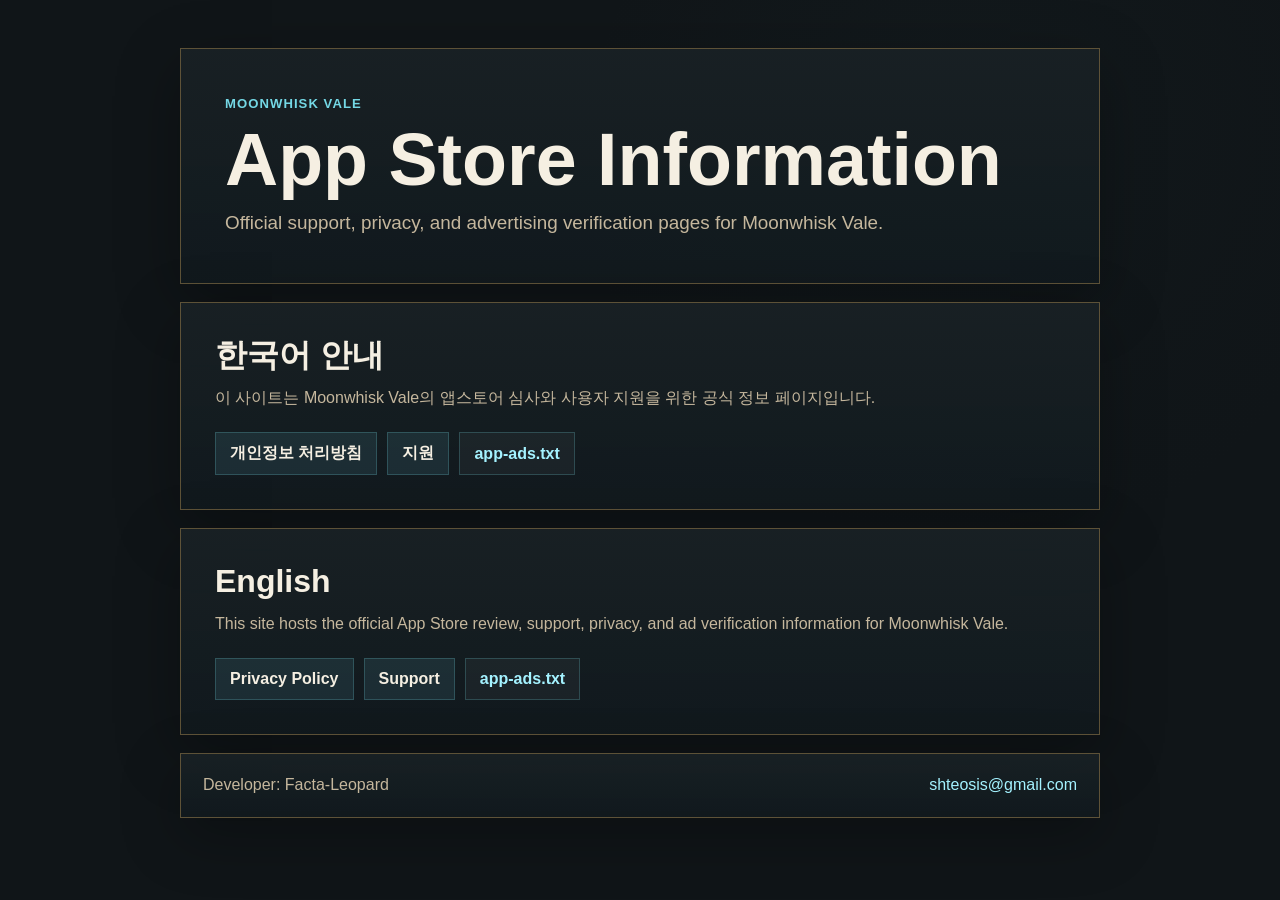
<file: index.html>
<!doctype html>
<html lang="en">
<head>
  <meta charset="utf-8">
  <meta name="viewport" content="width=device-width, initial-scale=1">
  <title>Moonwhisk Vale</title>
  <meta name="description" content="Official information, privacy policy, and support pages for Moonwhisk Vale.">
  <link rel="stylesheet" href="./site.css">
</head>
<body>
  <main class="shell">
    <header class="hero">
      <p class="eyebrow">Moonwhisk Vale</p>
      <h1>App Store Information</h1>
      <p class="lead">Official support, privacy, and advertising verification pages for Moonwhisk Vale.</p>
    </header>

    <section class="panel" lang="ko" aria-labelledby="ko-overview">
      <h2 id="ko-overview">한국어 안내</h2>
      <p>이 사이트는 Moonwhisk Vale의 앱스토어 심사와 사용자 지원을 위한 공식 정보 페이지입니다.</p>
      <div class="actions" aria-label="한국어 링크">
        <a class="button" href="./privacy.html#ko">개인정보 처리방침</a>
        <a class="button" href="./support.html#ko">지원</a>
        <a class="button secondary" href="./app-ads.txt">app-ads.txt</a>
      </div>
    </section>

    <section class="panel" lang="en" aria-labelledby="en-overview">
      <h2 id="en-overview">English</h2>
      <p>This site hosts the official App Store review, support, privacy, and ad verification information for Moonwhisk Vale.</p>
      <div class="actions" aria-label="English links">
        <a class="button" href="./privacy.html#en">Privacy Policy</a>
        <a class="button" href="./support.html#en">Support</a>
        <a class="button secondary" href="./app-ads.txt">app-ads.txt</a>
      </div>
    </section>

    <footer class="footer">
      <p>Developer: Facta-Leopard</p>
      <p><a href="mailto:shteosis@gmail.com">shteosis@gmail.com</a></p>
    </footer>
  </main>
</body>
</html>
</file>
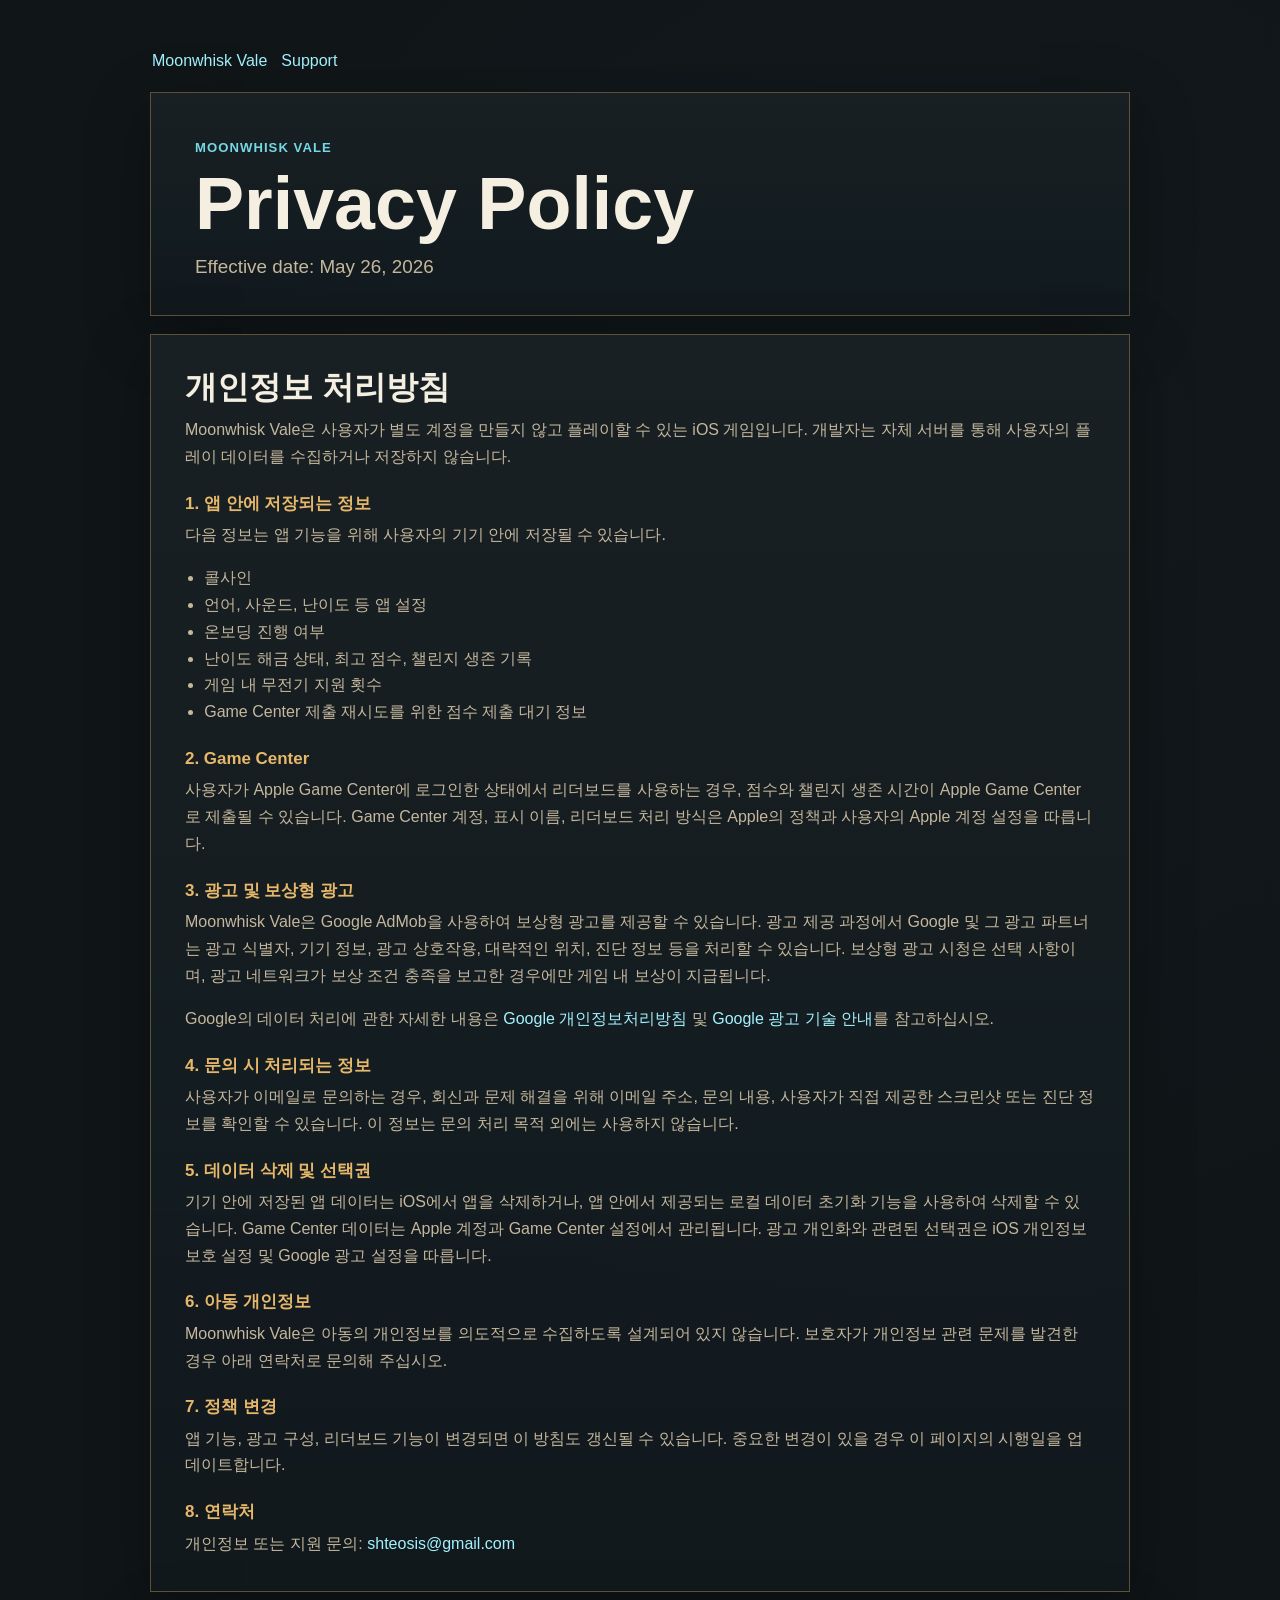
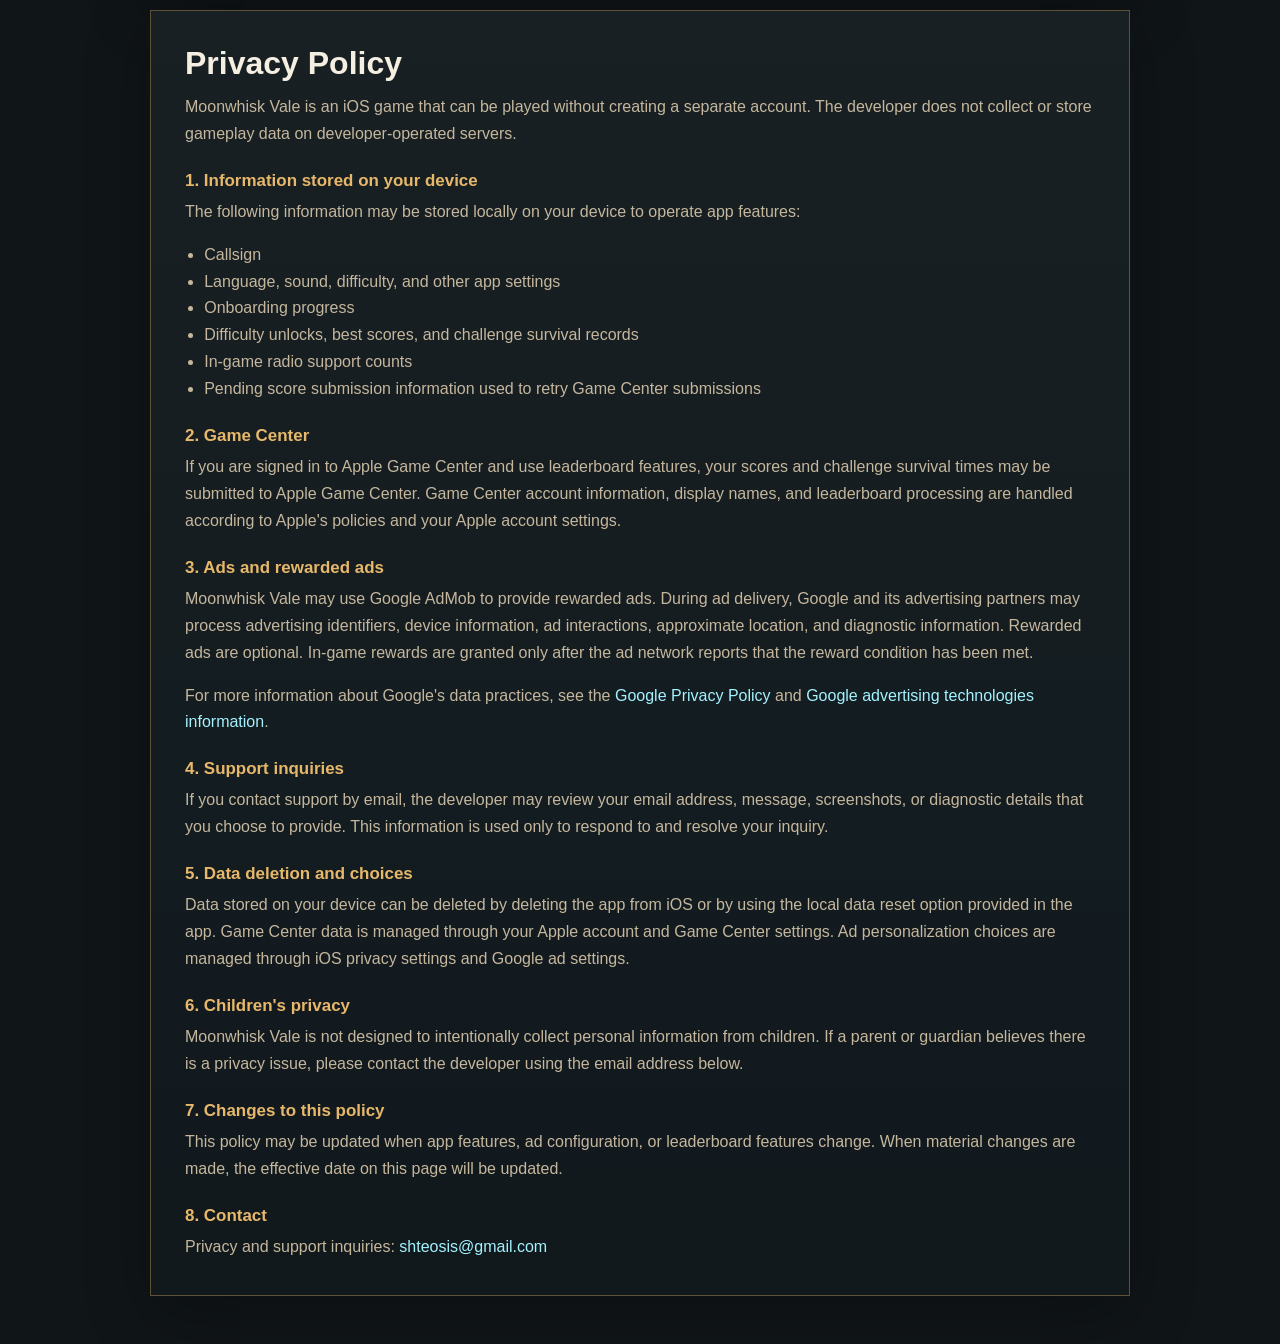
<file: privacy.html>
<!doctype html>
<html lang="en">
<head>
  <meta charset="utf-8">
  <meta name="viewport" content="width=device-width, initial-scale=1">
  <title>Moonwhisk Vale Privacy Policy</title>
  <meta name="description" content="Privacy policy for Moonwhisk Vale.">
  <link rel="stylesheet" href="./site.css">
</head>
<body>
  <main class="shell document">
    <nav class="topnav" aria-label="Moonwhisk Vale navigation">
      <a href="./index.html">Moonwhisk Vale</a>
      <a href="./support.html">Support</a>
    </nav>

    <header class="hero compact">
      <p class="eyebrow">Moonwhisk Vale</p>
      <h1>Privacy Policy</h1>
      <p class="lead">Effective date: May 26, 2026</p>
    </header>

    <section id="ko" class="panel" lang="ko" aria-labelledby="privacy-ko-title">
      <h2 id="privacy-ko-title">개인정보 처리방침</h2>
      <p>Moonwhisk Vale은 사용자가 별도 계정을 만들지 않고 플레이할 수 있는 iOS 게임입니다. 개발자는 자체 서버를 통해 사용자의 플레이 데이터를 수집하거나 저장하지 않습니다.</p>

      <h3>1. 앱 안에 저장되는 정보</h3>
      <p>다음 정보는 앱 기능을 위해 사용자의 기기 안에 저장될 수 있습니다.</p>
      <ul>
        <li>콜사인</li>
        <li>언어, 사운드, 난이도 등 앱 설정</li>
        <li>온보딩 진행 여부</li>
        <li>난이도 해금 상태, 최고 점수, 챌린지 생존 기록</li>
        <li>게임 내 무전기 지원 횟수</li>
        <li>Game Center 제출 재시도를 위한 점수 제출 대기 정보</li>
      </ul>

      <h3>2. Game Center</h3>
      <p>사용자가 Apple Game Center에 로그인한 상태에서 리더보드를 사용하는 경우, 점수와 챌린지 생존 시간이 Apple Game Center로 제출될 수 있습니다. Game Center 계정, 표시 이름, 리더보드 처리 방식은 Apple의 정책과 사용자의 Apple 계정 설정을 따릅니다.</p>

      <h3>3. 광고 및 보상형 광고</h3>
      <p>Moonwhisk Vale은 Google AdMob을 사용하여 보상형 광고를 제공할 수 있습니다. 광고 제공 과정에서 Google 및 그 광고 파트너는 광고 식별자, 기기 정보, 광고 상호작용, 대략적인 위치, 진단 정보 등을 처리할 수 있습니다. 보상형 광고 시청은 선택 사항이며, 광고 네트워크가 보상 조건 충족을 보고한 경우에만 게임 내 보상이 지급됩니다.</p>
      <p>Google의 데이터 처리에 관한 자세한 내용은 <a href="https://policies.google.com/privacy">Google 개인정보처리방침</a> 및 <a href="https://policies.google.com/technologies/ads">Google 광고 기술 안내</a>를 참고하십시오.</p>

      <h3>4. 문의 시 처리되는 정보</h3>
      <p>사용자가 이메일로 문의하는 경우, 회신과 문제 해결을 위해 이메일 주소, 문의 내용, 사용자가 직접 제공한 스크린샷 또는 진단 정보를 확인할 수 있습니다. 이 정보는 문의 처리 목적 외에는 사용하지 않습니다.</p>

      <h3>5. 데이터 삭제 및 선택권</h3>
      <p>기기 안에 저장된 앱 데이터는 iOS에서 앱을 삭제하거나, 앱 안에서 제공되는 로컬 데이터 초기화 기능을 사용하여 삭제할 수 있습니다. Game Center 데이터는 Apple 계정과 Game Center 설정에서 관리됩니다. 광고 개인화와 관련된 선택권은 iOS 개인정보 보호 설정 및 Google 광고 설정을 따릅니다.</p>

      <h3>6. 아동 개인정보</h3>
      <p>Moonwhisk Vale은 아동의 개인정보를 의도적으로 수집하도록 설계되어 있지 않습니다. 보호자가 개인정보 관련 문제를 발견한 경우 아래 연락처로 문의해 주십시오.</p>

      <h3>7. 정책 변경</h3>
      <p>앱 기능, 광고 구성, 리더보드 기능이 변경되면 이 방침도 갱신될 수 있습니다. 중요한 변경이 있을 경우 이 페이지의 시행일을 업데이트합니다.</p>

      <h3>8. 연락처</h3>
      <p>개인정보 또는 지원 문의: <a href="mailto:shteosis@gmail.com">shteosis@gmail.com</a></p>
    </section>

    <section id="en" class="panel" lang="en" aria-labelledby="privacy-en-title">
      <h2 id="privacy-en-title">Privacy Policy</h2>
      <p>Moonwhisk Vale is an iOS game that can be played without creating a separate account. The developer does not collect or store gameplay data on developer-operated servers.</p>

      <h3>1. Information stored on your device</h3>
      <p>The following information may be stored locally on your device to operate app features:</p>
      <ul>
        <li>Callsign</li>
        <li>Language, sound, difficulty, and other app settings</li>
        <li>Onboarding progress</li>
        <li>Difficulty unlocks, best scores, and challenge survival records</li>
        <li>In-game radio support counts</li>
        <li>Pending score submission information used to retry Game Center submissions</li>
      </ul>

      <h3>2. Game Center</h3>
      <p>If you are signed in to Apple Game Center and use leaderboard features, your scores and challenge survival times may be submitted to Apple Game Center. Game Center account information, display names, and leaderboard processing are handled according to Apple's policies and your Apple account settings.</p>

      <h3>3. Ads and rewarded ads</h3>
      <p>Moonwhisk Vale may use Google AdMob to provide rewarded ads. During ad delivery, Google and its advertising partners may process advertising identifiers, device information, ad interactions, approximate location, and diagnostic information. Rewarded ads are optional. In-game rewards are granted only after the ad network reports that the reward condition has been met.</p>
      <p>For more information about Google's data practices, see the <a href="https://policies.google.com/privacy">Google Privacy Policy</a> and <a href="https://policies.google.com/technologies/ads">Google advertising technologies information</a>.</p>

      <h3>4. Support inquiries</h3>
      <p>If you contact support by email, the developer may review your email address, message, screenshots, or diagnostic details that you choose to provide. This information is used only to respond to and resolve your inquiry.</p>

      <h3>5. Data deletion and choices</h3>
      <p>Data stored on your device can be deleted by deleting the app from iOS or by using the local data reset option provided in the app. Game Center data is managed through your Apple account and Game Center settings. Ad personalization choices are managed through iOS privacy settings and Google ad settings.</p>

      <h3>6. Children's privacy</h3>
      <p>Moonwhisk Vale is not designed to intentionally collect personal information from children. If a parent or guardian believes there is a privacy issue, please contact the developer using the email address below.</p>

      <h3>7. Changes to this policy</h3>
      <p>This policy may be updated when app features, ad configuration, or leaderboard features change. When material changes are made, the effective date on this page will be updated.</p>

      <h3>8. Contact</h3>
      <p>Privacy and support inquiries: <a href="mailto:shteosis@gmail.com">shteosis@gmail.com</a></p>
    </section>
  </main>
</body>
</html>
</file>
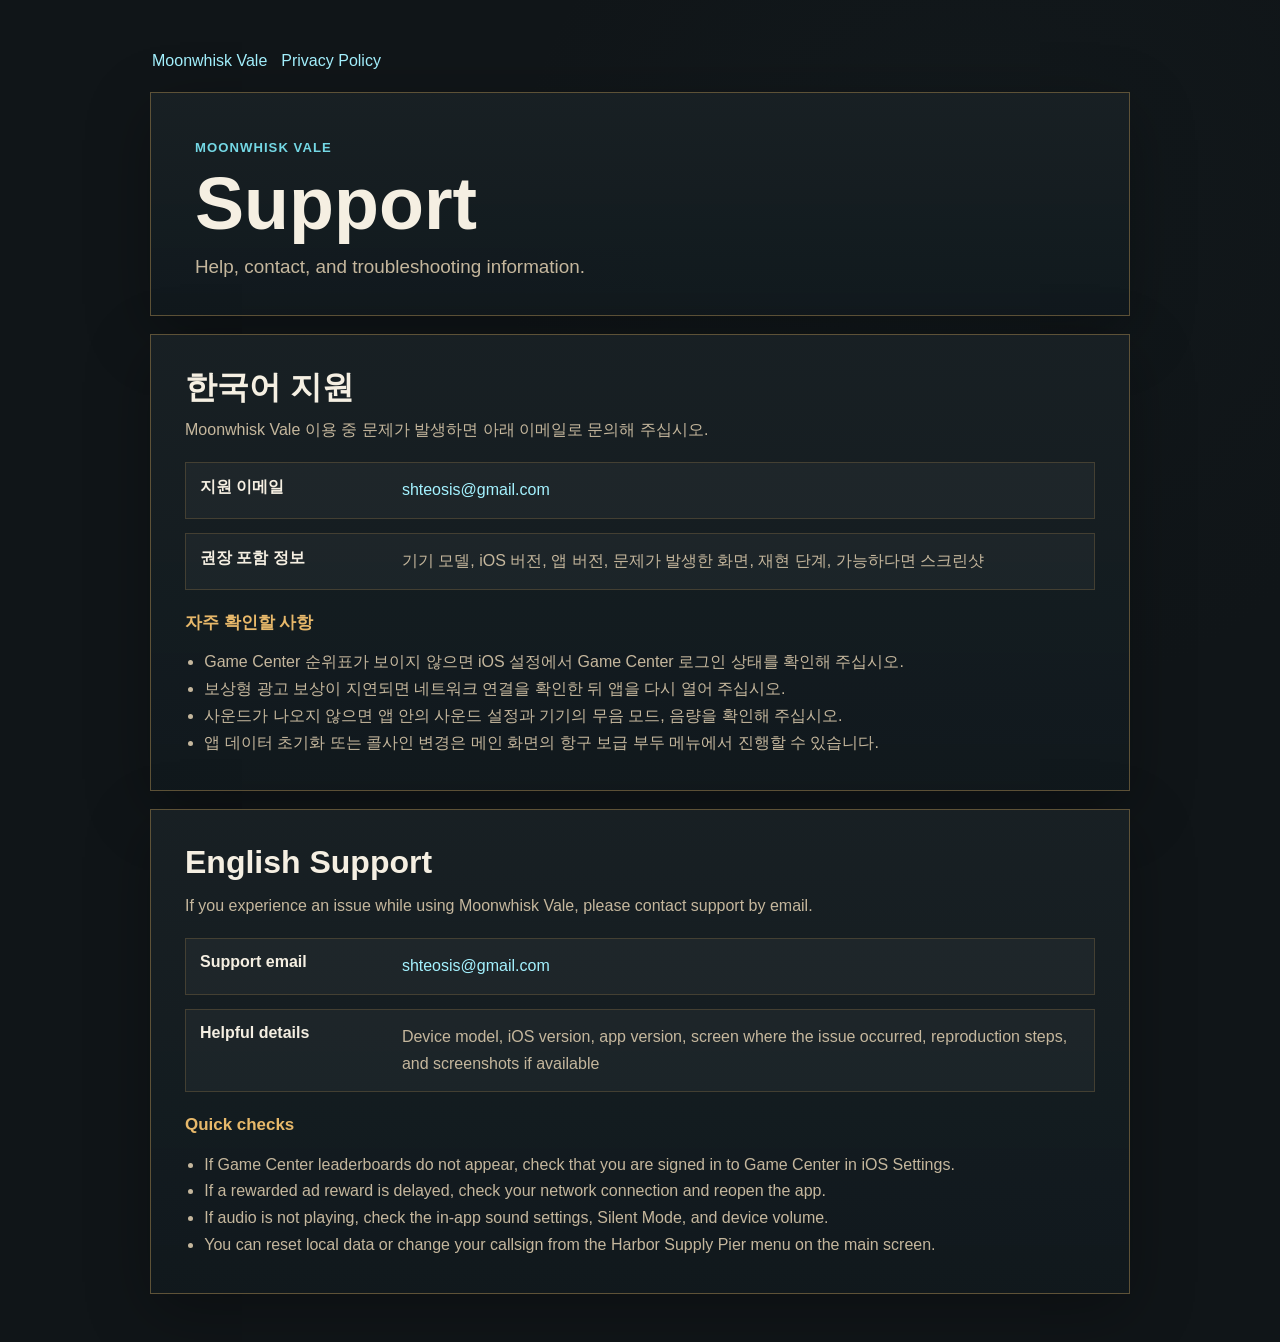
<file: support.html>
<!doctype html>
<html lang="en">
<head>
  <meta charset="utf-8">
  <meta name="viewport" content="width=device-width, initial-scale=1">
  <title>Moonwhisk Vale Support</title>
  <meta name="description" content="Support information for Moonwhisk Vale.">
  <link rel="stylesheet" href="./site.css">
</head>
<body>
  <main class="shell document">
    <nav class="topnav" aria-label="Moonwhisk Vale navigation">
      <a href="./index.html">Moonwhisk Vale</a>
      <a href="./privacy.html">Privacy Policy</a>
    </nav>

    <header class="hero compact">
      <p class="eyebrow">Moonwhisk Vale</p>
      <h1>Support</h1>
      <p class="lead">Help, contact, and troubleshooting information.</p>
    </header>

    <section id="ko" class="panel" lang="ko" aria-labelledby="support-ko-title">
      <h2 id="support-ko-title">한국어 지원</h2>
      <p>Moonwhisk Vale 이용 중 문제가 발생하면 아래 이메일로 문의해 주십시오.</p>

      <dl class="contact-list">
        <div>
          <dt>지원 이메일</dt>
          <dd><a href="mailto:shteosis@gmail.com">shteosis@gmail.com</a></dd>
        </div>
        <div>
          <dt>권장 포함 정보</dt>
          <dd>기기 모델, iOS 버전, 앱 버전, 문제가 발생한 화면, 재현 단계, 가능하다면 스크린샷</dd>
        </div>
      </dl>

      <h3>자주 확인할 사항</h3>
      <ul>
        <li>Game Center 순위표가 보이지 않으면 iOS 설정에서 Game Center 로그인 상태를 확인해 주십시오.</li>
        <li>보상형 광고 보상이 지연되면 네트워크 연결을 확인한 뒤 앱을 다시 열어 주십시오.</li>
        <li>사운드가 나오지 않으면 앱 안의 사운드 설정과 기기의 무음 모드, 음량을 확인해 주십시오.</li>
        <li>앱 데이터 초기화 또는 콜사인 변경은 메인 화면의 항구 보급 부두 메뉴에서 진행할 수 있습니다.</li>
      </ul>
    </section>

    <section id="en" class="panel" lang="en" aria-labelledby="support-en-title">
      <h2 id="support-en-title">English Support</h2>
      <p>If you experience an issue while using Moonwhisk Vale, please contact support by email.</p>

      <dl class="contact-list">
        <div>
          <dt>Support email</dt>
          <dd><a href="mailto:shteosis@gmail.com">shteosis@gmail.com</a></dd>
        </div>
        <div>
          <dt>Helpful details</dt>
          <dd>Device model, iOS version, app version, screen where the issue occurred, reproduction steps, and screenshots if available</dd>
        </div>
      </dl>

      <h3>Quick checks</h3>
      <ul>
        <li>If Game Center leaderboards do not appear, check that you are signed in to Game Center in iOS Settings.</li>
        <li>If a rewarded ad reward is delayed, check your network connection and reopen the app.</li>
        <li>If audio is not playing, check the in-app sound settings, Silent Mode, and device volume.</li>
        <li>You can reset local data or change your callsign from the Harbor Supply Pier menu on the main screen.</li>
      </ul>
    </section>
  </main>
</body>
</html>
</file>
<file: site.css>
:root {
  color-scheme: light dark;
  --bg: #101518;
  --panel: #182024;
  --panel-strong: #11191d;
  --text: #f5efe2;
  --muted: #c5b79d;
  --line: #6b5b3c;
  --line-soft: rgba(116, 216, 229, 0.22);
  --accent: #74d8e5;
  --accent-strong: #a4f2ff;
  --warning: #e7b86a;
}

* {
  box-sizing: border-box;
}

body {
  margin: 0;
  min-height: 100vh;
  font-family: -apple-system, BlinkMacSystemFont, "Segoe UI", "Noto Sans KR", sans-serif;
  background:
    linear-gradient(180deg, rgba(16, 21, 24, 0.88), rgba(16, 21, 24, 1)),
    radial-gradient(circle at 76% 18%, rgba(116, 216, 229, 0.16), transparent 32%),
    var(--bg);
  color: var(--text);
  padding: clamp(18px, 4vw, 48px);
}

a {
  color: var(--accent-strong);
  text-decoration: none;
}

a:focus-visible,
a:hover {
  text-decoration: underline;
}

.shell {
  width: min(100%, 920px);
  margin: 0 auto;
  display: grid;
  gap: 18px;
}

.document {
  width: min(100%, 980px);
}

.hero,
.panel,
.footer {
  border: 1px solid rgba(107, 91, 60, 0.86);
  background: linear-gradient(180deg, rgba(24, 32, 36, 0.96), rgba(17, 25, 29, 0.98));
  box-shadow: 0 18px 60px rgba(0, 0, 0, 0.28);
}

.hero {
  padding: clamp(24px, 5vw, 44px);
}

.hero.compact {
  padding-bottom: clamp(20px, 4vw, 32px);
}

.eyebrow {
  margin: 0 0 10px;
  color: var(--accent);
  font-size: 0.82rem;
  font-weight: 800;
  letter-spacing: 0.08em;
  text-transform: uppercase;
}

h1,
h2,
h3,
p {
  margin-top: 0;
}

h1 {
  margin-bottom: 12px;
  font-size: clamp(2.1rem, 7vw, 4.6rem);
  line-height: 0.95;
  letter-spacing: 0;
}

h2 {
  margin-bottom: 12px;
  font-size: clamp(1.32rem, 3.4vw, 2rem);
  line-height: 1.14;
}

h3 {
  margin: 22px 0 8px;
  color: var(--warning);
  font-size: 1.06rem;
  line-height: 1.25;
}

p,
li,
dd {
  color: var(--muted);
  line-height: 1.68;
}

p:last-child,
ul:last-child,
dl:last-child {
  margin-bottom: 0;
}

ul {
  padding-left: 1.2rem;
}

.lead {
  max-width: 68ch;
  font-size: clamp(1rem, 2.4vw, 1.18rem);
}

.panel {
  padding: clamp(20px, 4vw, 34px);
}

.actions {
  display: flex;
  flex-wrap: wrap;
  gap: 10px;
  margin-top: 20px;
}

.button {
  display: inline-flex;
  align-items: center;
  justify-content: center;
  min-height: 42px;
  padding: 10px 14px;
  border: 1px solid var(--line-soft);
  background: rgba(116, 216, 229, 0.10);
  color: var(--text);
  font-weight: 800;
}

.button.secondary {
  color: var(--accent-strong);
  background: rgba(255, 255, 255, 0.04);
}

.topnav {
  display: flex;
  flex-wrap: wrap;
  gap: 14px;
  padding: 4px 2px;
}

.contact-list {
  display: grid;
  gap: 14px;
  margin: 18px 0 0;
}

.contact-list div {
  display: grid;
  grid-template-columns: minmax(120px, 0.28fr) 1fr;
  gap: 12px;
  padding: 14px;
  border: 1px solid rgba(107, 91, 60, 0.5);
  background: rgba(255, 255, 255, 0.035);
}

dt {
  color: var(--text);
  font-weight: 800;
}

dd {
  margin: 0;
}

.footer {
  display: flex;
  flex-wrap: wrap;
  gap: 8px 18px;
  justify-content: space-between;
  padding: 18px 22px;
}

.footer p {
  margin: 0;
}

@media (max-width: 560px) {
  body {
    padding: 14px;
  }

  .contact-list div {
    grid-template-columns: 1fr;
  }
}
</file>
